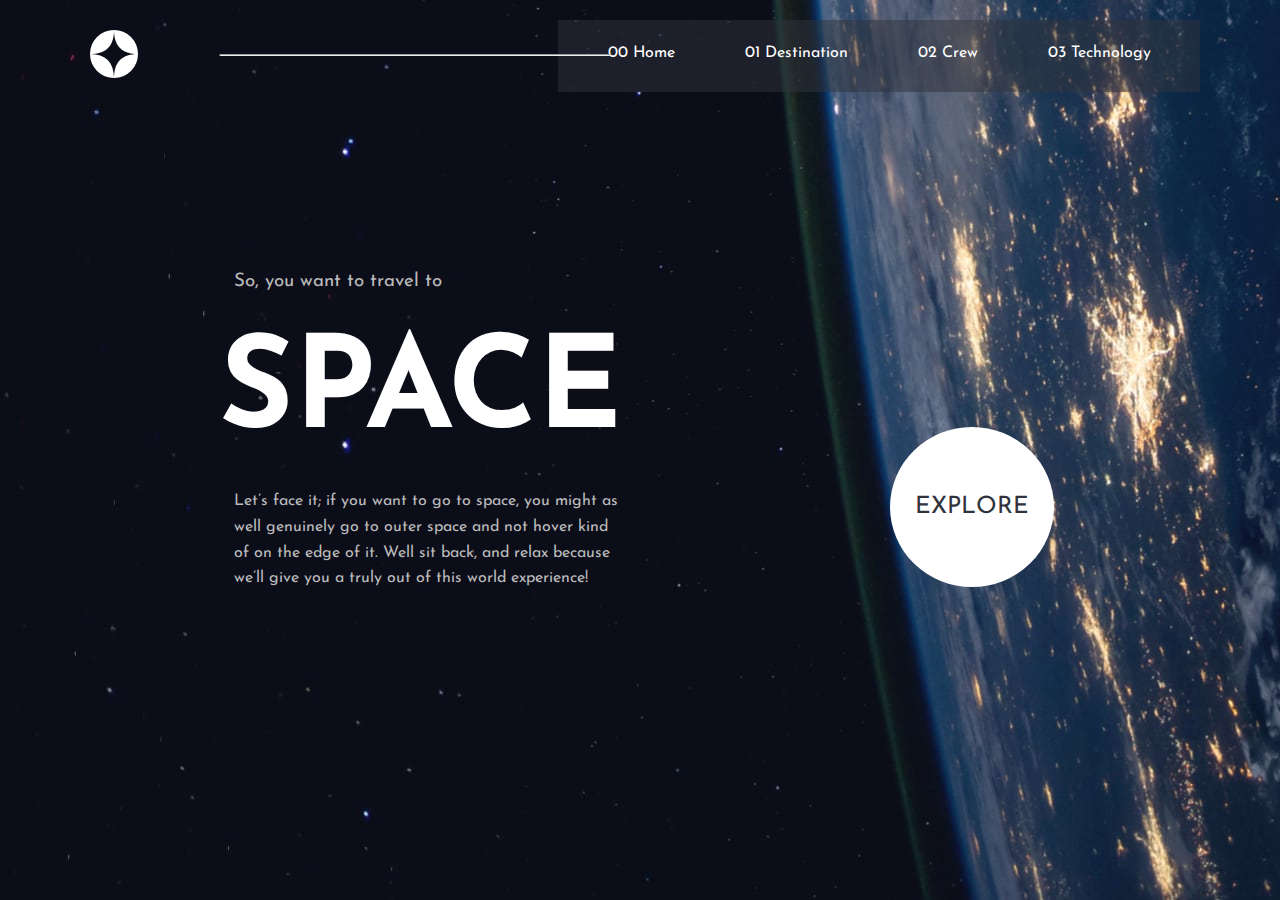
<file: starter-code/index.html>
<!DOCTYPE html>
<html lang="en">
<head>
  <meta charset="UTF-8">
  <meta name="viewport" content="width=device-width, initial-scale=1.0">

  <link rel="icon" type="image/png" sizes="32x32" href="./assets/favicon-32x32.png">
  <link rel="stylesheet" href="CSS/index.css" />
  <link rel="preconnect" href="https://fonts.gstatic.com" crossorigin>
  <link href="https://fonts.googleapis.com/css2?family=Josefin+Sans&display=swap" rel="stylesheet">

  <title>Frontend Mentor | Space tourism website</title>
</head>
<body>

  <nav class="navbar">
    <div class="logo">
      <img src="./assets/shared/logo.svg" alt="Logo" />
      <hr />
    </div>
    <div class="mobile-nav">
      <img src="./assets/shared/icon-hamburger.svg" alt="">
    </div>
    <ul class="list">
      <li><a href="index.html">00 Home</a></li>
      <li><a href="./destination-mars.html">01 Destination</a></li>
      <li><a href="./crew-commander.html">02 Crew</a></li>
      <li><a href="./technology-capsule.html">03 Technology</a></li>
    </ul>
  </nav>

  <div class="container">
    <section class="space">
      <h3>
        So, you want to travel to
      </h3>
      <h1>
        Space
      </h1>
      <article>
        Let’s face it; if you want to go to space, you might as well genuinely go to
        outer space and not hover kind of on the edge of it. Well sit back, and relax
        because we’ll give you a truly out of this world experience!
      </article>
    </section>

    <section class="explore">
      <div class="link">
        <a href="#">Explore</a>
      </div>
    </section>
  </div>

  <script src="./JS/index.js"></script>
</body>
</html>
</file>
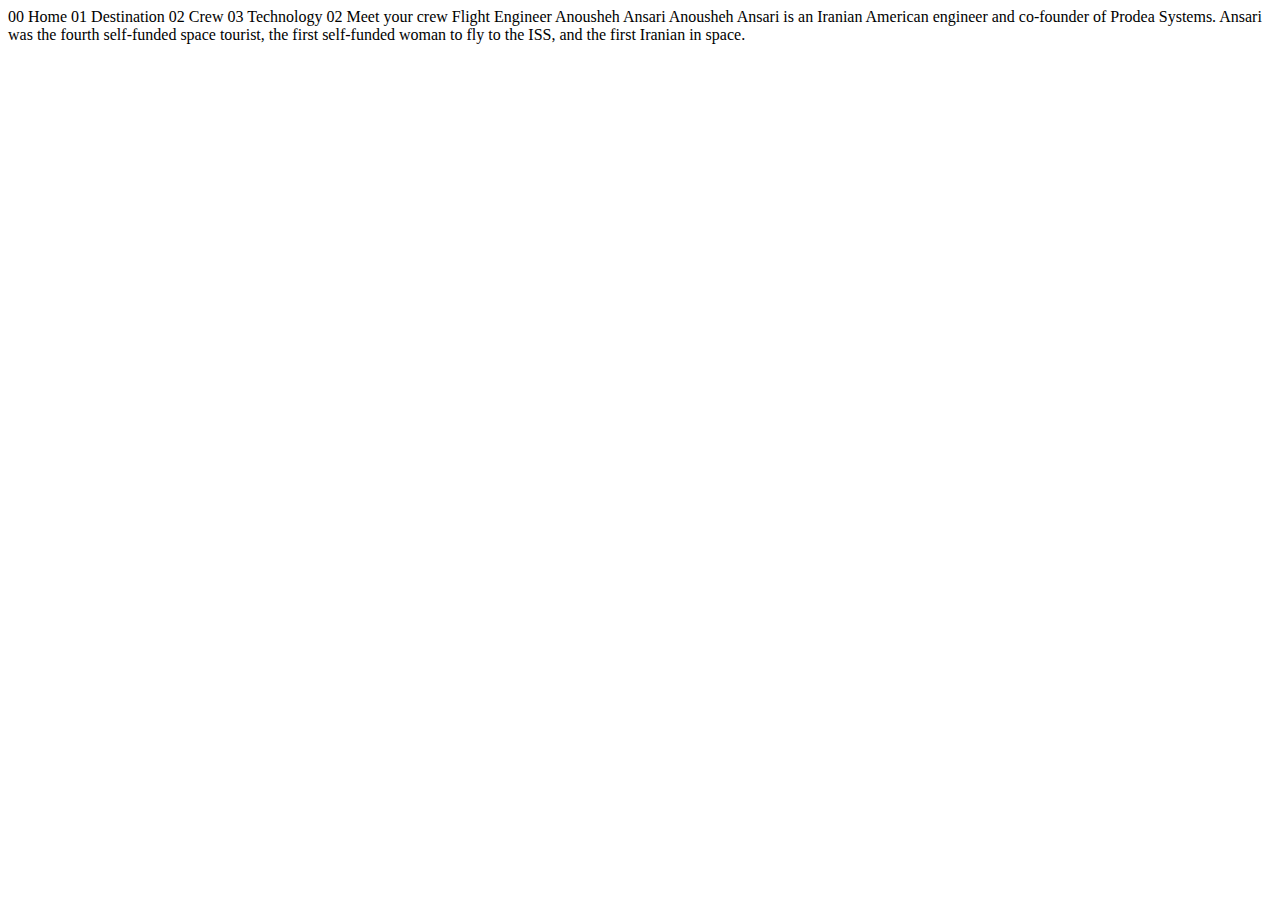
<file: starter-code/crew-engineer.html>
<!DOCTYPE html>
<html lang="en">
<head>
  <meta charset="UTF-8">
  <meta name="viewport" content="width=device-width, initial-scale=1.0">

  <link rel="icon" type="image/png" sizes="32x32" href="./assets/favicon-32x32.png">
  
  <title>Frontend Mentor | Space tourism website</title>
</head>
<body>

  00 Home
  01 Destination
  02 Crew
  03 Technology

  02 Meet your crew

  Flight Engineer
  Anousheh Ansari

  Anousheh Ansari is an Iranian American engineer and co-founder of Prodea Systems. 
  Ansari was the fourth self-funded space tourist, the first self-funded woman to 
  fly to the ISS, and the first Iranian in space. 
</body>
</html>
</file>
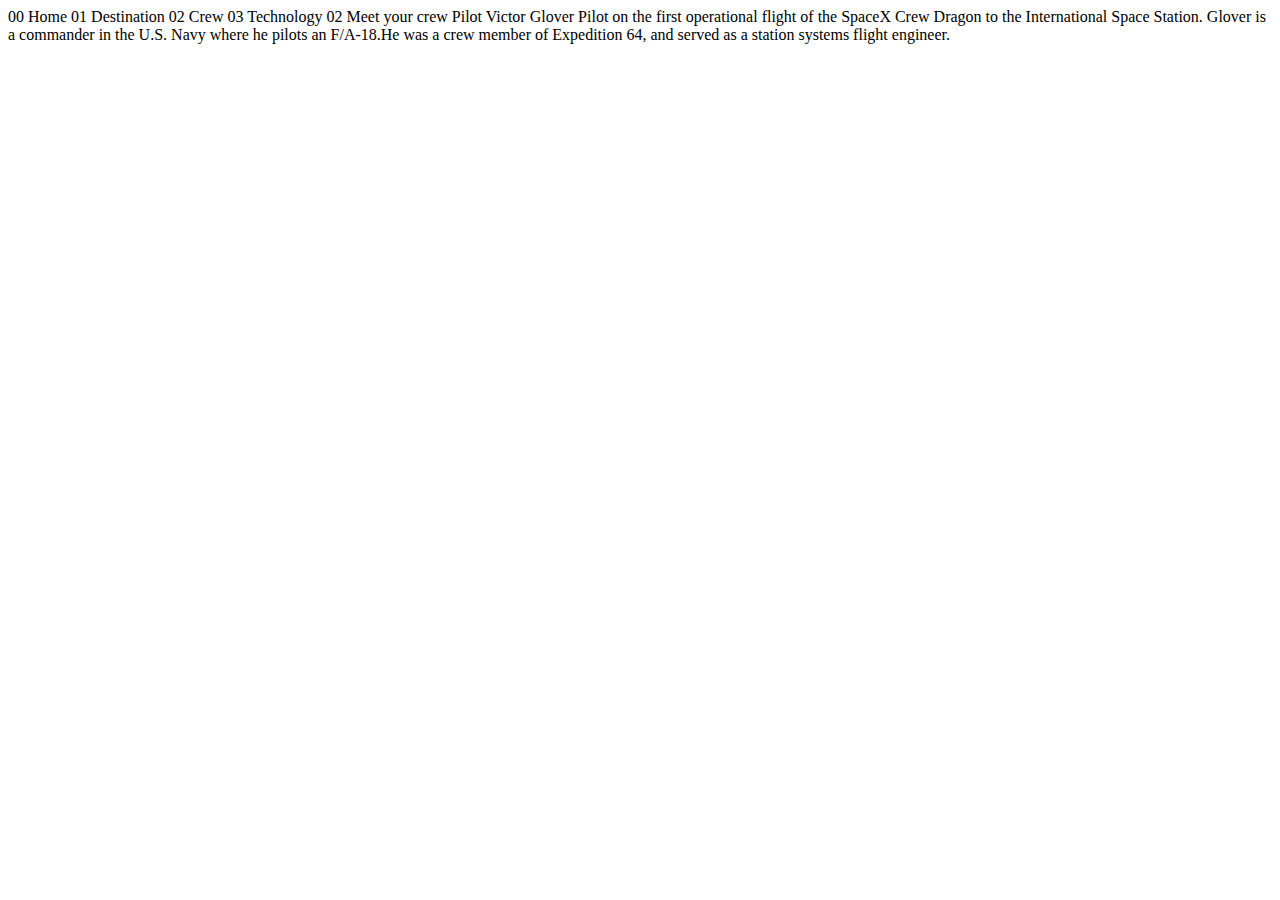
<file: starter-code/crew-pilot.html>
<!DOCTYPE html>
<html lang="en">
<head>
  <meta charset="UTF-8">
  <meta name="viewport" content="width=device-width, initial-scale=1.0">

  <link rel="icon" type="image/png" sizes="32x32" href="./assets/favicon-32x32.png">
  
  <title>Frontend Mentor | Space tourism website</title>
</head>
<body>

  00 Home
  01 Destination
  02 Crew
  03 Technology

  02 Meet your crew

  Pilot
  Victor Glover

  Pilot on the first operational flight of the SpaceX Crew Dragon to the 
  International Space Station. Glover is a commander in the U.S. Navy where 
  he pilots an F/A-18.He was a crew member of Expedition 64, and served as a 
  station systems flight engineer. 
</body>
</html>
</file>
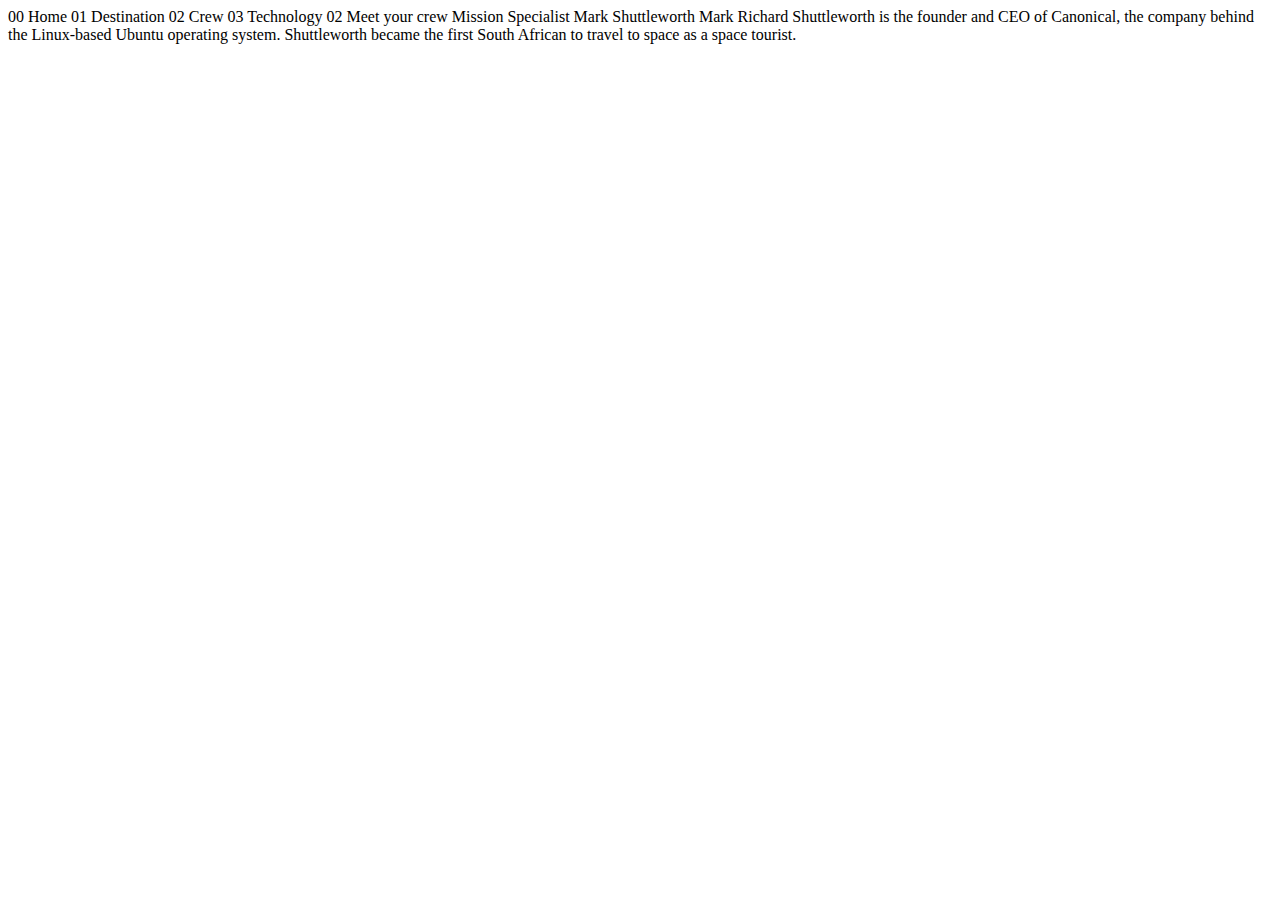
<file: starter-code/crew-specialist.html>
<!DOCTYPE html>
<html lang="en">
<head>
  <meta charset="UTF-8">
  <meta name="viewport" content="width=device-width, initial-scale=1.0">

  <link rel="icon" type="image/png" sizes="32x32" href="./assets/favicon-32x32.png">
  
  <title>Frontend Mentor | Space tourism website</title>
</head>
<body>

  00 Home
  01 Destination
  02 Crew
  03 Technology

  02 Meet your crew

  Mission Specialist
  Mark Shuttleworth

  Mark Richard Shuttleworth is the founder and CEO of Canonical, the company behind 
  the Linux-based Ubuntu operating system. Shuttleworth became the first South 
  African to travel to space as a space tourist.
</body>
</html>
</file>
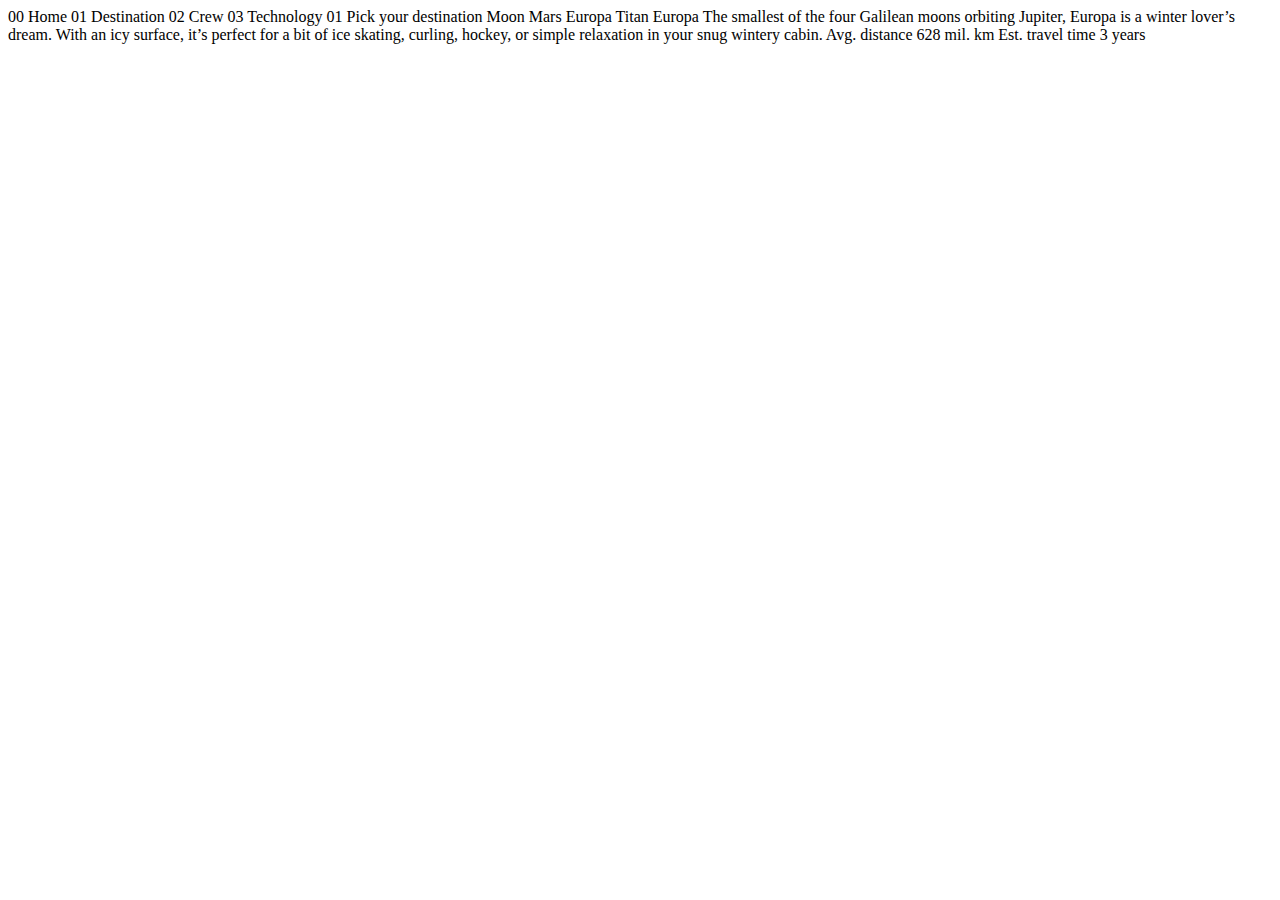
<file: starter-code/destination-europa.html>
<!DOCTYPE html>
<html lang="en">
<head>
  <meta charset="UTF-8">
  <meta name="viewport" content="width=device-width, initial-scale=1.0">

  <link rel="icon" type="image/png" sizes="32x32" href="./assets/favicon-32x32.png">
  
  <title>Frontend Mentor | Space tourism website</title>
</head>
<body>

  00 Home
  01 Destination
  02 Crew
  03 Technology

  01 Pick your destination

  Moon
  Mars
  Europa
  Titan

  Europa

  The smallest of the four Galilean moons orbiting Jupiter, Europa is a 
  winter lover’s dream. With an icy surface, it’s perfect for a bit of 
  ice skating, curling, hockey, or simple relaxation in your snug 
  wintery cabin.

  Avg. distance
  628 mil. km

  Est. travel time
  3 years
</body>
</html>
</file>
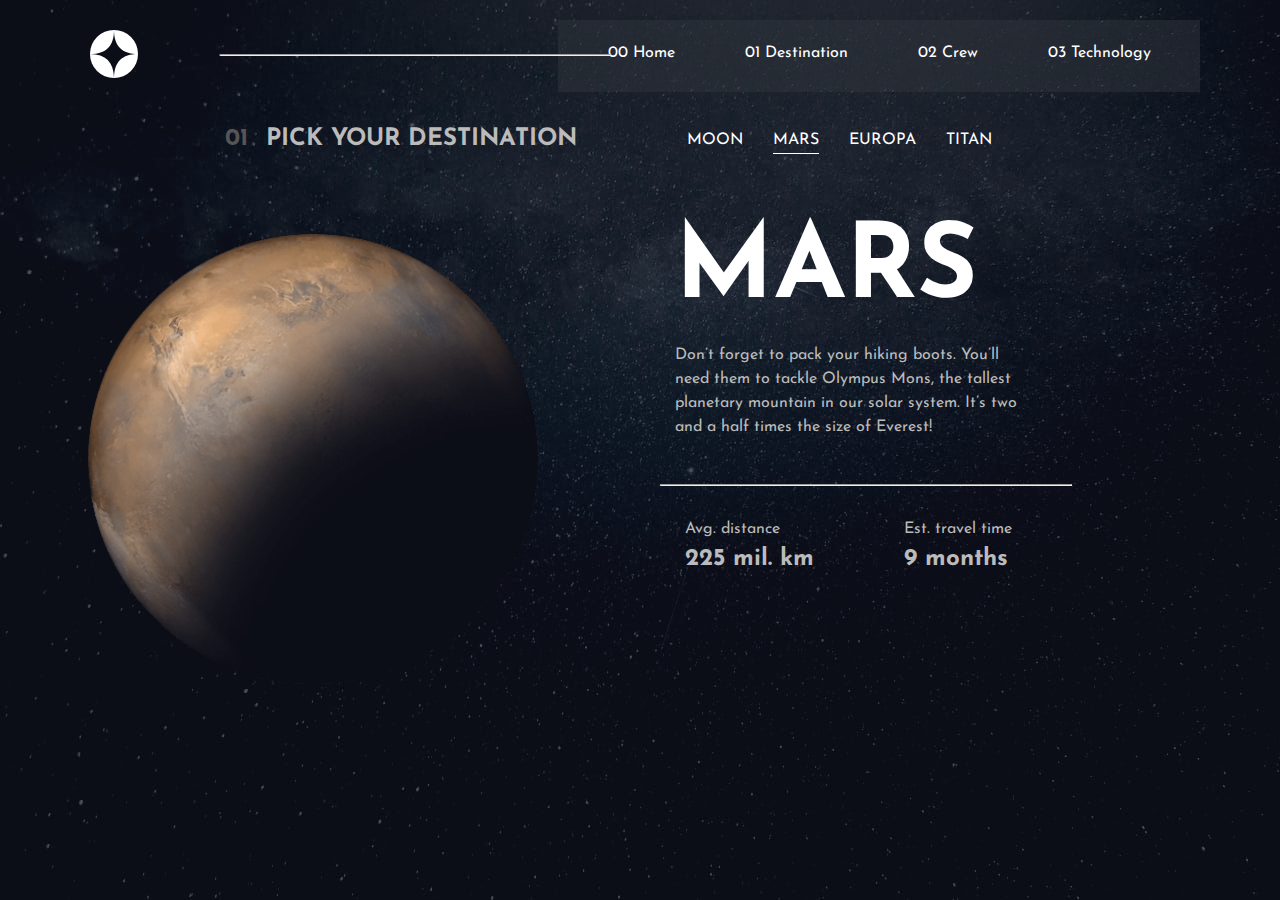
<file: starter-code/destination-mars.html>
<!DOCTYPE html>
<html lang="en">
<head>
  <meta charset="UTF-8">
  <meta name="viewport" content="width=device-width, initial-scale=1.0">

  <link rel="icon" type="image/png" sizes="32x32" href="./assets/favicon-32x32.png">
  <link rel="stylesheet" href="./CSS/destination.css" />
  <link rel="preconnect" href="https://fonts.gstatic.com" crossorigin>
  <link href="https://fonts.googleapis.com/css2?family=Josefin+Sans&display=swap" rel="stylesheet">
  
  <title>Frontend Mentor | Space tourism website</title>
</head>
<body>

  <nav class="navbar">
    <div class="logo">
      <img src="./assets/shared/logo.svg" alt="Logo" />
      <hr />
    </div>
    <div class="mobile-nav">
      <img src="./assets/shared/icon-hamburger.svg" alt="">
    </div>
    <ul class="list">
      <li><a href="index.html">00 Home</a></li>
      <li><a href="./destination-mars.html">01 Destination</a></li>
      <li><a href="./crew-commander.html">02 Crew</a></li>
      <li><a href="./technology-capsule.html">03 Technology</a></li>
    </ul>
  </nav>

  <div class="container">
    <header class="pick">
    <h2><span>01</span> Pick your destination</h2>
  </header>
  <section class="pick-list">
    <ul class="plants">
      <li><a href="#moon" class="moon">Moon</a></li>
      <li class="active"><a href="#mars" class="mars">Mars</a></li>
      <li><a href="#europa" class="europa">Europa</a></li>
      <li><a href="#titan" class="titan">Titan</a></li>
    </ul>
  </section>
  </div>

  <section class="info-plants">
    <div id="mars" class="container pln mars">
      <div class="image">
        <img src="./assets/destination/image-mars.png" alt="">
      </div>
      <div class="content">

        <section class="mars">
          <header>
          <h1>
            MARS
          </h1>
        </header>
        <article>
          Don’t forget to pack your hiking boots. You’ll need them to tackle Olympus Mons,
          the tallest planetary mountain in our solar system. It’s two and a half times
          the size of Everest!
        </article>
        <hr />
        <section class="info">
          <div class="km">
            <p>Avg. distance</p>
            <h2>225 mil. km</h2>
          </div>
          <div class="dis">
            <p>Est. travel time</p>
            <h2>9 months</h2>
          </div>
        </section>
        </section>
        
      </div>
    </div>

    <div id="moon" class="container pln moon off">
      <div class="image">
        <img src="./assets/destination/image-moon.png" alt="">
      </div>
      <div class="content">
    
        <section class="moon">
          <header>
            <h1>
              MOON
            </h1>
          </header>
          <article>
            See our planet as you’ve never seen it before. A perfect relaxing trip away to help
            regain perspective and come back refreshed. While you’re there, take in some history
            by visiting the Luna 2 and Apollo 11 landing sites.
          </article>
          <hr />
          <section class="info">
            <div class="km">
              <p>Avg. distance</p>
              <h2>384,400 km</h2>
            </div>
            <div class="dis">
              <p>Est. travel time</p>
              <h2>3 days</h2>
            </div>
          </section>
        </section>
    
      </div>
    </div>

    <div id="europa" class="container pln europa off">
      <div class="image">
        <img src="./assets/destination/image-europa.png" alt="">
      </div>
      <div class="content">
    
        <section class="europa">
          <header>
            <h1>
              EUROPA
            </h1>
          </header>
          <article>
            The smallest of the four Galilean moons orbiting Jupiter, Europa is a
            winter lover’s dream. With an icy surface, it’s perfect for a bit of
            ice skating, curling, hockey, or simple relaxation in your snug
            wintery cabin.
          </article>
          <hr />
          <section class="info">
            <div class="km">
              <p>Avg. distance</p>
              <h2>628 mil. km</h2>
            </div>
            <div class="dis">
              <p>Est. travel time</p>
              <h2>3 years</h2>
            </div>
          </section>
        </section>
    
      </div>
    </div>

    <div id="titan" class="container pln titan off">
      <div class="image">
        <img src="./assets/destination/image-titan.png" alt="">
      </div>
      <div class="content">
    
        <section class="titan">
          <header>
            <h1>
              TITAN
            </h1>
          </header>
          <article>
            The only moon known to have a dense atmosphere other than Earth, Titan
            is a home away from home (just a few hundred degrees colder!). As a
            bonus, you get striking views of the Rings of Saturn.
          </article>
          <hr />
          <section class="info">
            <div class="km">
              <p>Avg. distance</p>
              <h2>1.6 bil. km</h2>
            </div>
            <div class="dis">
              <p>Est. travel time</p>
              <h2>7 years</h2>
            </div>
          </section>
        </section>
    
      </div>
    </div>
  </section>

  <script src="./JS/destination.js"></script>
</body>
</html>
</file>
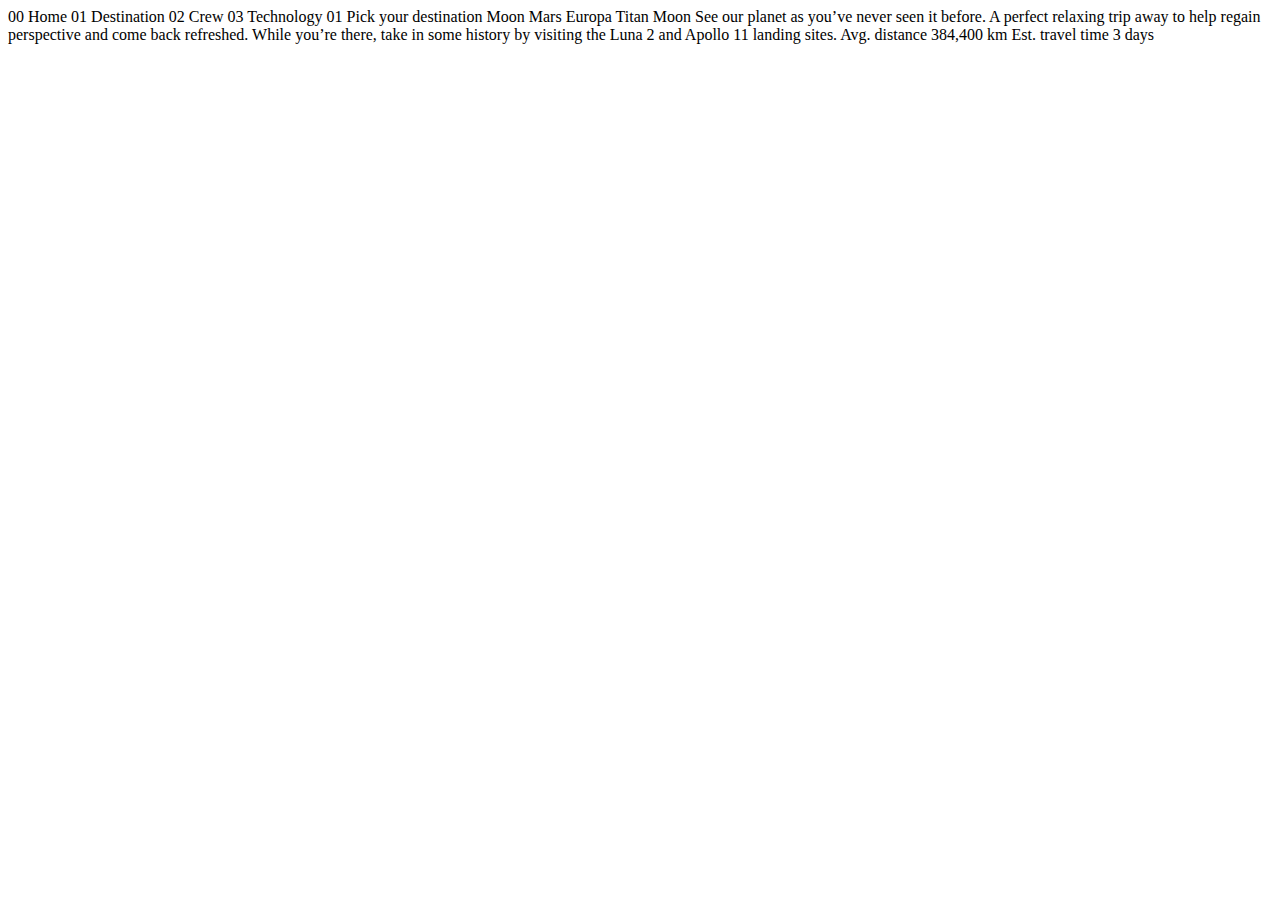
<file: starter-code/destination-moon.html>
<!DOCTYPE html>
<html lang="en">
<head>
  <meta charset="UTF-8">
  <meta name="viewport" content="width=device-width, initial-scale=1.0">

  <link rel="icon" type="image/png" sizes="32x32" href="./assets/favicon-32x32.png">
  
  <title>Frontend Mentor | Space tourism website</title>
</head>
<body>

  00 Home
  01 Destination
  02 Crew
  03 Technology

  01 Pick your destination

  Moon
  Mars
  Europa
  Titan

  Moon

  See our planet as you’ve never seen it before. A perfect relaxing trip away to help 
  regain perspective and come back refreshed. While you’re there, take in some history 
  by visiting the Luna 2 and Apollo 11 landing sites.

  Avg. distance
  384,400 km

  Est. travel time
  3 days
</body>
</html>
</file>
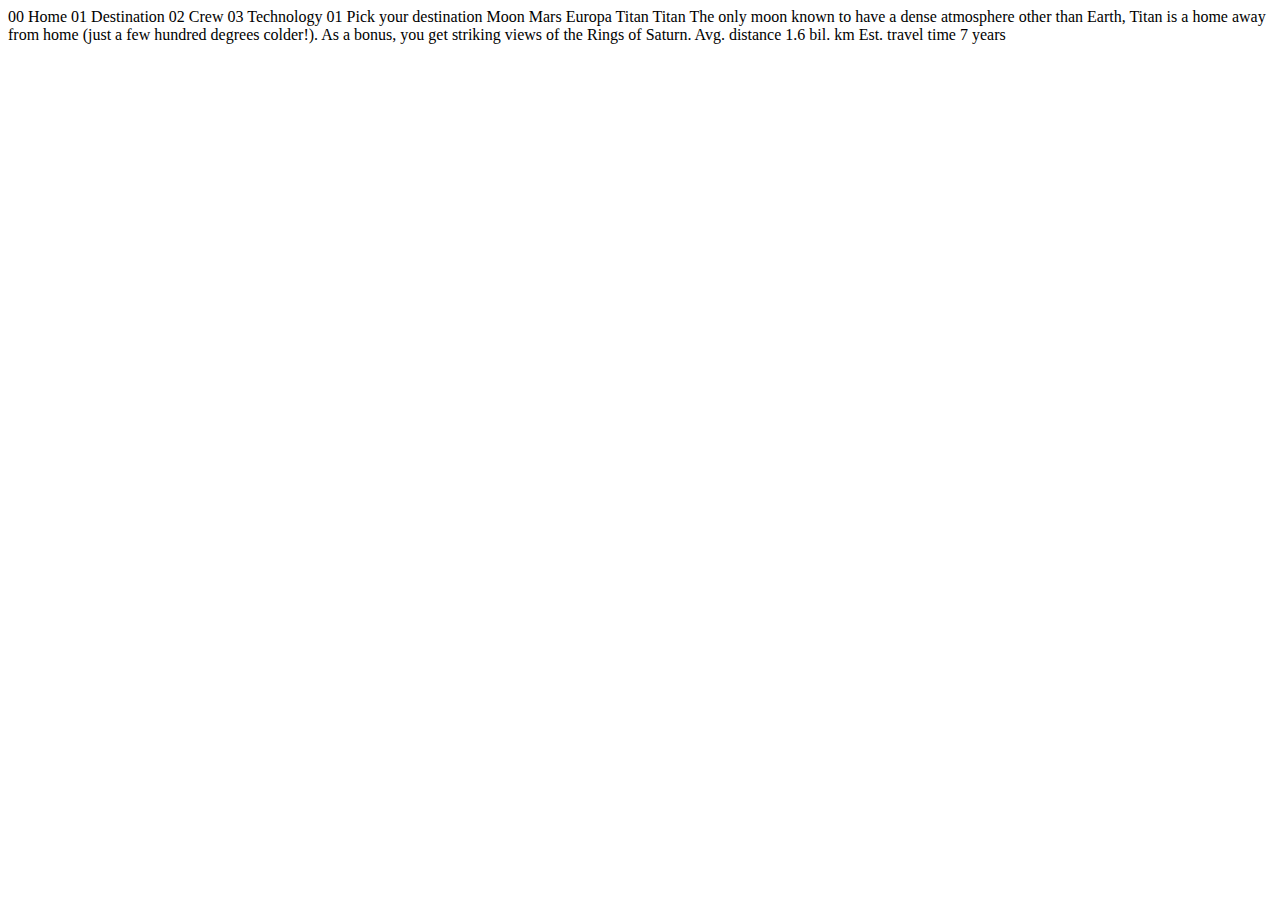
<file: starter-code/destination-titan.html>
<!DOCTYPE html>
<html lang="en">
<head>
  <meta charset="UTF-8">
  <meta name="viewport" content="width=device-width, initial-scale=1.0">

  <link rel="icon" type="image/png" sizes="32x32" href="./assets/favicon-32x32.png">
  
  <title>Frontend Mentor | Space tourism website</title>
</head>
<body>

  00 Home
  01 Destination
  02 Crew
  03 Technology

  01 Pick your destination

  Moon
  Mars
  Europa
  Titan

  Titan

  The only moon known to have a dense atmosphere other than Earth, Titan 
  is a home away from home (just a few hundred degrees colder!). As a 
  bonus, you get striking views of the Rings of Saturn.

  Avg. distance
  1.6 bil. km

  Est. travel time
  7 years
</body>
</html>
</file>
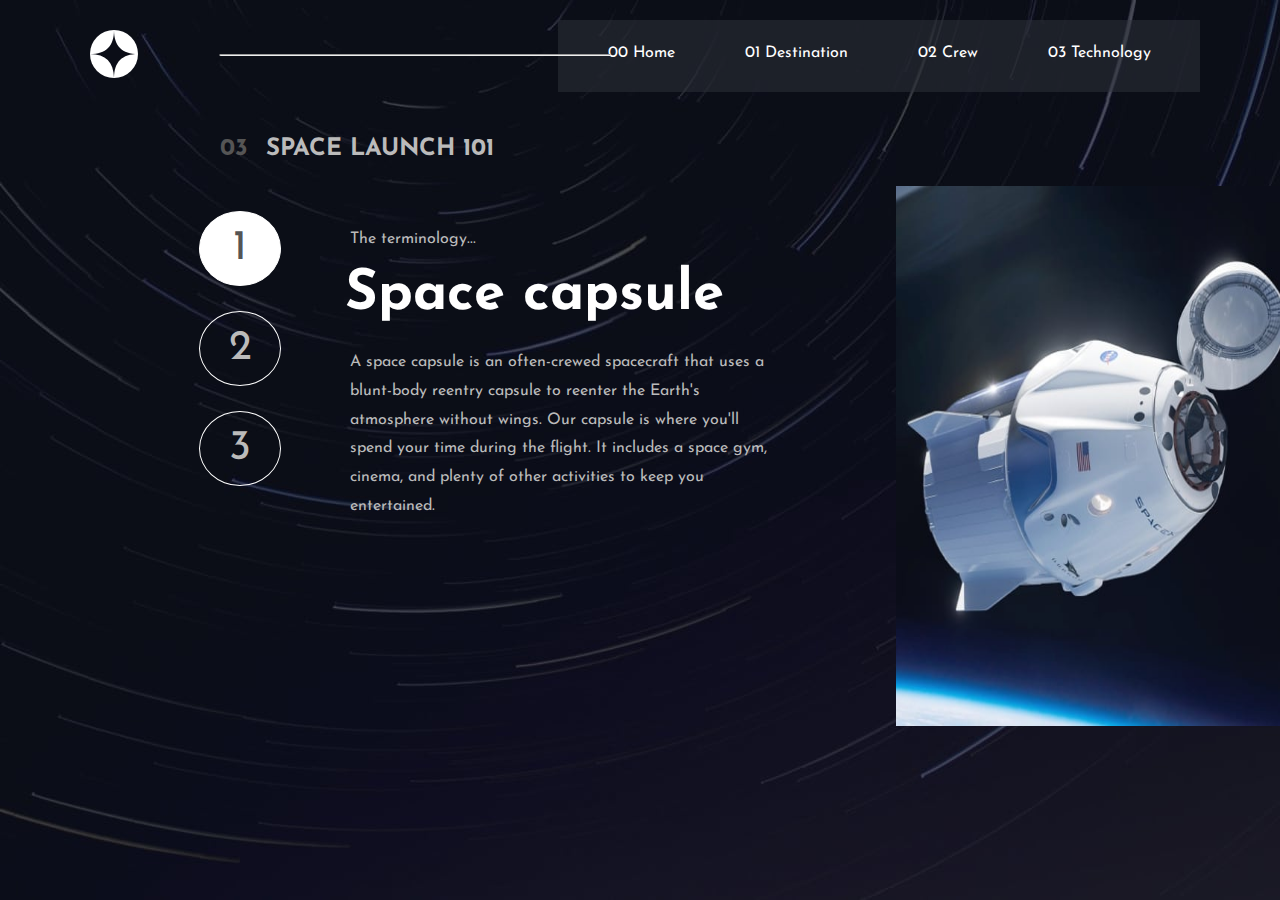
<file: starter-code/technology-capsule.html>
<!DOCTYPE html>
<html lang="en">
<head>
  <meta charset="UTF-8">
  <meta name="viewport" content="width=device-width, initial-scale=1.0">

  <link rel="icon" type="image/png" sizes="32x32" href="./assets/favicon-32x32.png">
  <link rel="stylesheet" href="./CSS/technology.css" />
  <link rel="preconnect" href="https://fonts.googleapis.com">
  <link rel="preconnect" href="https://fonts.gstatic.com" crossorigin>
  <link href="https://fonts.googleapis.com/css2?family=Josefin+Sans&display=swap" rel="stylesheet">
  
  <title>Frontend Mentor | Space tourism website</title>
</head>
<body>

  <nav class="navbar">
    <div class="logo">
      <img src="./assets/shared/logo.svg" alt="Logo" />
      <hr />
    </div>
    <div class="mobile-nav">
      <img src="./assets/shared/icon-hamburger.svg" alt="">
    </div>
    <ul class="list">
      <li><a href="index.html">00 Home</a></li>
      <li><a href="./destination-mars.html">01 Destination</a></li>
      <li><a href="./crew-commander.html">02 Crew</a></li>
      <li><a href="./technology-capsule.html">03 Technology</a></li>
    </ul>
  </nav>

  <header class="space">
    <h2><span>03</span> Space launch 101</h2>
  </header>

  <div class="page">

    <div class="pick-tech">
      <ul>
        <li class="capsule active">1</li>
        <li class="spaceport">2</li>
        <li class="launch">3</li>
      </ul>
    </div>
    
    <div class="paper">
    
      <div class="container tech capsule">
        <div class="contint">
          <header>
            <p>The terminology...</p>
            <h1>Space capsule</h1>
          </header>
          <article>
            A space capsule is an often-crewed spacecraft that uses a blunt-body reentry
            capsule to reenter the Earth's atmosphere without wings. Our capsule is where
            you'll spend your time during the flight. It includes a space gym, cinema,
            and plenty of other activities to keep you entertained.
          </article>
        </div>
        <div class="image">
          <img src="./assets/technology/image-space-capsule-portrait.jpg" alt="">
        </div>
      </div>

      <div class="container tech spaceport off">
        <div class="contint">
          <header>
            <p>The terminology...</p>
            <h1>Spaceport</h1>
          </header>
          <article>
            A spaceport or cosmodrome is a site for launching (or receiving) spacecraft,
            by analogy to the seaport for ships or airport for aircraft. Based in the
            famous Cape Canaveral, our spaceport is ideally situated to take advantage
            of the Earth’s rotation for launch.
          </article>
        </div>
        <div class="image">
          <img src="./assets/technology/image-spaceport-portrait.jpg" alt="">
        </div>
      </div>

      <div class="container tech launch off">
        <div class="contint">
          <header>
            <p>The terminology...</p>
            <h1>Launch vehicle</h1>
          </header>
          <article>
            A launch vehicle or carrier rocket is a rocket-propelled vehicle used to carry a
            payload from Earth's surface to space, usually to Earth orbit or beyond. Our
            WEB-X carrier rocket is the most powerful in operation. Standing 150 metres tall,
            it's quite an awe-inspiring sight on the launch pad!
          </article>
        </div>
        <div class="image">
          <img src="./assets/technology/image-launch-vehicle-portrait.jpg" alt="">
        </div>
      </div>
    
    </div>


  </div>

  <script src="./JS/technology.js"></script>
</body>
</html>
</file>
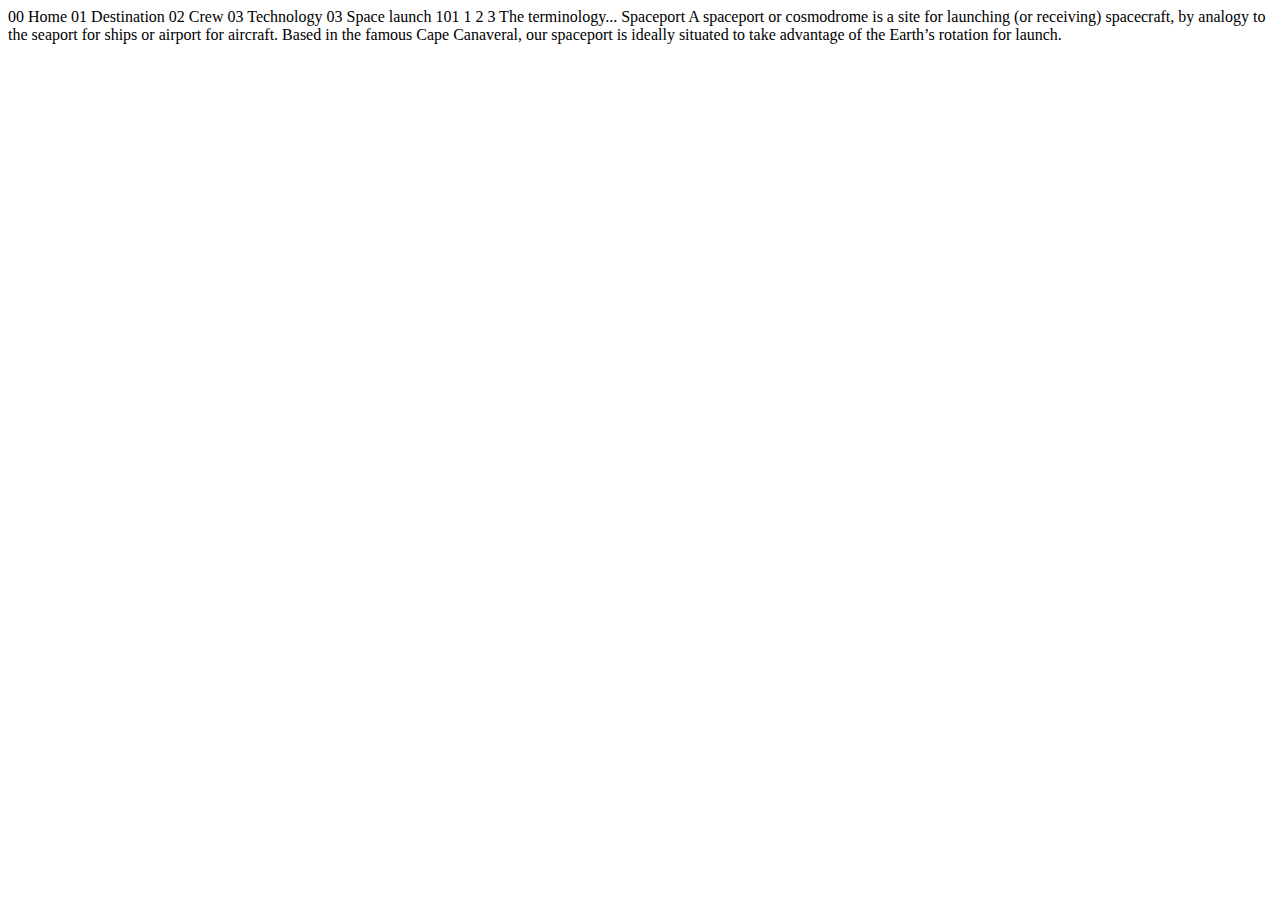
<file: starter-code/technology-spaceport.html>
<!DOCTYPE html>
<html lang="en">
<head>
  <meta charset="UTF-8">
  <meta name="viewport" content="width=device-width, initial-scale=1.0">

  <link rel="icon" type="image/png" sizes="32x32" href="./assets/favicon-32x32.png">
  
  <title>Frontend Mentor | Space tourism website</title>
</head>
<body>

  00 Home
  01 Destination
  02 Crew
  03 Technology

  03 Space launch 101

  1
  2
  3

  The terminology...
  Spaceport

  A spaceport or cosmodrome is a site for launching (or receiving) spacecraft, 
  by analogy to the seaport for ships or airport for aircraft. Based in the 
  famous Cape Canaveral, our spaceport is ideally situated to take advantage 
  of the Earth’s rotation for launch.
</body>
</html>
</file>
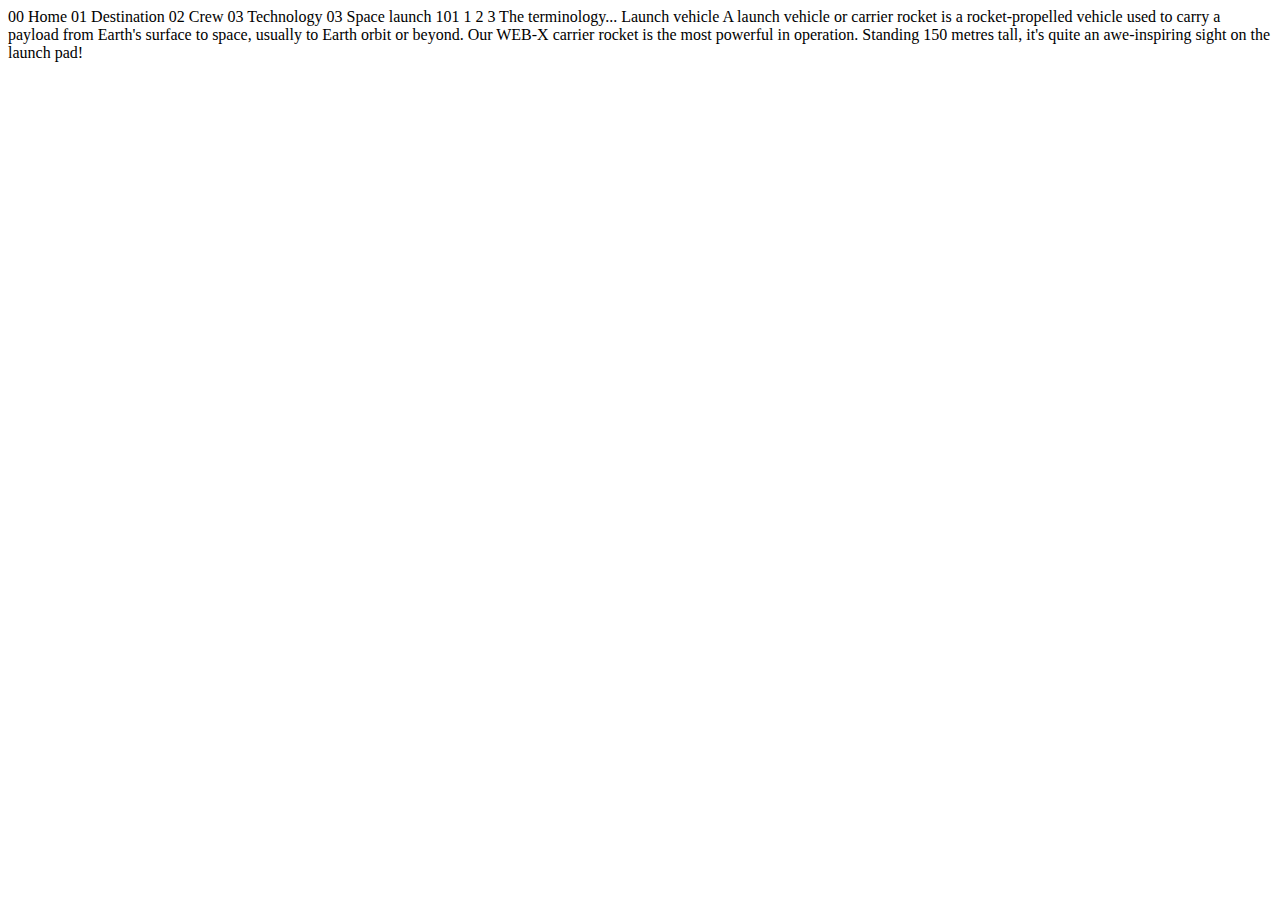
<file: starter-code/technology-vehicle.html>
<!DOCTYPE html>
<html lang="en">
<head>
  <meta charset="UTF-8">
  <meta name="viewport" content="width=device-width, initial-scale=1.0">

  <link rel="icon" type="image/png" sizes="32x32" href="./assets/favicon-32x32.png">
  
  <title>Frontend Mentor | Space tourism website</title>
</head>
<body>

  00 Home
  01 Destination
  02 Crew
  03 Technology

  03 Space launch 101

  1
  2
  3

  The terminology...
  Launch vehicle

  A launch vehicle or carrier rocket is a rocket-propelled vehicle used to carry a 
  payload from Earth's surface to space, usually to Earth orbit or beyond. Our 
  WEB-X carrier rocket is the most powerful in operation. Standing 150 metres tall, 
  it's quite an awe-inspiring sight on the launch pad!
</body>
</html>
</file>
<file: starter-code/CSS/index.css>
* {
    margin: 0;
    padding: 0;
}

body {
    background-image: url(../assets/home/background-home-desktop.jpg);
    color: #bbb;
    min-height: 100vh;
    font-family: 'Josefin Sans', sans-serif;
}

.navbar {
    padding: 20px 80px;
    display: flex;
}

.navbar .logo {
    width: 50%;
    padding: 10px;
}

.navbar .logo hr {
    display: inline-block;
    width: 85%;
    position: relative;
    top: -42%;
    left: 85%;
    transform: translate(-80%, 0);
    color: rgba(48, 51, 59, 0.5);
}

.navbar .list {
    width: 70%;
    display: flex;
    flex-direction: row;
    justify-content: center;
    text-align: center;
    list-style: none;
    background-color: rgba(48, 51, 59, 0.5);
}

.navbar .list li {
    padding: 25px;
    margin: 0px 10px 0;
}

.navbar .list li:hover {
    border-bottom: 1px solid #fff;
}

.navbar .list li a {
    color: #fff;
    text-decoration: none;
    margin: 15px auto;
}

.mobile-nav {
    display: none;
}

@media (min-width: 375px) and (max-width: 992px) {
    body {
        background-image: url(../assets/home/background-home-mobile.jpg);
        background-size: cover;
    }
    .mobile-nav {
        display: block;
        padding: 20px;
    }
    .navbar {
        padding: 30px 20px;
        justify-content: space-around;
    }
    .navbar .list {
        display: none;
        background-color: rgba(48, 51, 59, 1);
    }
    .navbar .logo hr {
        display: none;
    }
}

.container {
    display: flex;
}

.container .space {
    width: 50%;
    min-height: 50vh;
    display: flex;
    flex-direction: column;
    justify-content: center;
    text-align: left;
    padding: 40px 0 0 100px;
    position: relative;
    left: 109px;
    top: 50px;
}

.container .space h1 {
    text-transform: uppercase;
    font-size: 8rem;
    margin: 30px 10px;
    color: #fff;
}

.container .space h3 {
    margin: 10px 25px;
    font-weight: normal;
}

.container .space article {
    margin: 0 25px;
    line-height: 1.6;
    width: 60%;
}

.explore {
    display: flex;
    flex-direction: column;
    justify-content: center;
    text-align: center;
    position: relative;
    top: 150px;
    left: 150px;
}

.explore .link {
    background-color: #fff;
    padding: 68px 25px;
    border-radius: 50%;
}

.explore .link a {
    text-decoration: none;
    text-transform: uppercase;
    color: rgba(48, 51, 59, 1);
    font-size: 1.5rem;
}

@media (min-width: 375px) and (max-width: 992px) {
    .container {
        flex-direction: column;
        justify-content: center;
        text-align: center;
    }

    .container .space {
        width: 100%;
        text-align: center;
        left: 0;
        padding: 0;
    }

    .container .space h1 {
        font-size: 4rem;
        margin: 20px 5px;
    }

    .container .space article {
        margin: 0;
        width: 80%;
        margin: 5px auto;
        padding: 20px;
    }

    .container .explore {
        top: 0;
        left: 0;
    }

    .container .explore .link {
        padding: 65px 15px;
        width: 30%;
        margin: 30px auto;
    }

    .container .explore .link a {
        font-size: 1rem;
    }
}
</file>
<file: starter-code/CSS/destination.css>
* {
    margin: 0;
    padding: 0;
}

body {
    background-image: url(../assets/destination/background-destination-desktop.jpg);
    background-repeat: no-repeat;
    color: #bbb;
    min-height: 100vh;
    font-family: 'Josefin Sans', sans-serif;
}

span {
    color: #555;
    margin-right: 10px;
}

.navbar {
    padding: 20px 80px;
    display: flex;
}

.navbar .logo {
    width: 50%;
    padding: 10px;
}

.navbar .logo hr {
    display: inline-block;
    width: 85%;
    position: relative;
    top: -42%;
    left: 85%;
    transform: translate(-80%, 0);
    color: rgba(48, 51, 59, 0.5);
}

.navbar .list {
    width: 70%;
    display: flex;
    flex-direction: row;
    justify-content: center;
    text-align: center;
    list-style: none;
    background-color: rgba(48, 51, 59, 0.5);
}

.navbar .list li {
    padding: 25px;
    margin: 0px 10px 0;
}

.navbar .list li:hover {
    border-bottom: 1px solid #fff;
}

.navbar .list li a {
    color: #fff;
    text-decoration: none;
    margin: 15px auto;
}

.mobile-nav {
    display: none;
}

@media (min-width: 375px) and (max-width: 992px) {
    body {
        background-image: url(../assets/destination/background-destination-mobile.jpg);
        background-size: cover;
        height: auto;
    }
    .mobile-nav {
        display: block;
        padding: 20px;
    }
    .navbar {
        padding: 30px 20px;
        justify-content: space-around;
    }
    .navbar .list {
        display: none;
        background-color: rgba(48, 51, 59, 1);
    }
    .navbar .logo hr {
        display: none;
    }
}

.pick {
    margin: 0px 35px;
    position: relative;
    width: 47%;
}

.pick h2 {
    text-transform: uppercase;
    margin: 15px 0 15px 190px;
}

.container {
    display: flex;
}

.container .image {
    width: 50%;
    text-align: center;
    padding: 20px;
    margin: 45px 0;
    height: 50vh;
}

.container .image img {
    height: 100%;
}

.content {
    width: 50%;
    margin: 35px;
}

.active {
    border-bottom: 1px solid #fff;
}

.on {
    display: block;
}

.off {
    display: none;
}

.pick-list ul {
    display: flex;
    flex-direction: row;
    justify-content: flex-start;
    list-style: none;
    text-transform: uppercase;
}

.pick-list .plants li {
    margin: 15px;
    padding: 5px 0;
}

.pick-list .plants li a {
    color: #fff;
    text-decoration: none;
}

.pick-list .plants li:hover {
    border-bottom: 1px solid #fff;
}

.content header {
    text-align: left;
    margin: 15px;
}

.content header h1 {
    font-size: 6.5rem;
    color: #fff;
}

.content article {
    width: 62%;
    margin: 20px 15px 45px;
    line-height: 1.5;
}

.content hr {
    width: 70%;
}

.content .info {
    display: flex;
}

.content .info .km {
    margin: 25px 25px;
}

.content .info .dis {
    margin: 25px 65px;
}

.content .info p {
    margin: 10px 0;
}

@media (min-width: 375px) and (max-width: 992px) {
    .container {
        flex-direction: column;
        text-align: center;
        justify-content: center;
    }
    .pick {
        width: 100%;
        margin: 15px auto;
        text-align: center;
        padding: 0;
        font-size: 0.75rem;
    }
    .pick h2 {
        margin: 0;
    }
    .container .image {
        width: 80%;
        margin: 10px auto;
        padding: 35px;
        height: auto;
    }
    .container .image img {
        width: 100%;
    }
    .content {
        width: 100%;
        margin: 15px 0;
    }
    .content header {
        text-align: center;
        margin: 65px auto 0;
        width: 100%;
    }
    .content header h1 {
        font-size: 4rem;
        margin: 45px auto 15px;
    }
    .content article {
        width: 80%;
        margin: 25px auto;
    }
    .content hr {
        margin: 15px auto;
    }
    .content .info {
        margin: 10px auto;
        width: 100%;
        justify-content: space-evenly;
    }
    .content .info .km,
    .content .info .dis {
        margin: 10px;
        text-align: center;
    }
    .pick-list ul {
        width: 100%;
        margin: 10px auto;
        justify-content: space-evenly;
        position: absolute;
        bottom: 22%;
    }
}
</file>
<file: starter-code/CSS/technology.css>
* {
    margin: 0;
    padding: 0;
}

body {
    background-image: url(../assets/technology/background-technology-desktop.jpg);
    background-repeat: no-repeat;
    background-position: bottom;
    color: #bbb;
    height: 100vh;
    font-family: 'Josefin Sans', sans-serif;
}

.navbar {
    padding: 20px 80px;
    display: flex;
}

.navbar .logo {
    width: 50%;
    padding: 10px;
}

.navbar .logo hr {
    display: inline-block;
    width: 85%;
    position: relative;
    top: -42%;
    left: 85%;
    transform: translate(-80%, 0);
    color: rgba(48, 51, 59, 0.5);
}

.navbar .list {
    width: 70%;
    display: flex;
    flex-direction: row;
    justify-content: center;
    text-align: center;
    list-style: none;
    background-color: rgba(48, 51, 59, 0.5);
}

.navbar .list li {
    padding: 25px;
    margin: 0px 10px 0;
}

.navbar .list li:hover {
    border-bottom: 1px solid #fff;
}

.navbar .list li a {
    color: #fff;
    text-decoration: none;
    margin: 15px auto;
}

.mobile-nav {
    display: none;
}

@media (min-width: 375px) and (max-width: 992px) {
    body {
        background-image: url(../assets/technology/background-technology-mobile.jpg);
        background-size: cover;
        height: auto;
    }
    .mobile-nav {
        display: block;
        padding: 20px;
    }
    .navbar {
        padding: 30px 20px;
        justify-content: space-around;
    }
    .navbar .list {
        display: none;
        background-color: rgba(48, 51, 59, 1);
    }
    .navbar .logo hr {
        display: none;
    }
}

.space {
    margin: 25px 220px;
    width: 30%;
    text-transform: uppercase;
}

span {
    color: #555;
    margin-right: 10px;
}

.pick-tech {
    display: inline-block;
    width: 25%;
    text-align: right;
}

.pick-tech ul {
    list-style: none;
    position: relative;
    left: 80px;
    margin: 15px;
    font-size: 42px;
    text-align: center;
}

.pick-tech ul li {
    margin: 25px auto;
    border: 1px solid #fff;
    width: 50px;
    border-radius: 50%;
    padding: 15px;
}

.pick-tech ul li:hover {
    cursor: pointer;
}

.page {
    display: flex;
}

.page .paper {
    width: 75%;
}

.container {
    display: flex;
}

.container .image {
    width: 40%;
    height: 60vh;
}

.container .image img {
    width: 100%;
    height: 100%;
}

.container .contint {
    width: 60%;
}

.contint header {
    margin: 15px;
    padding: 10px;
}

.contint header p {
    margin: 20px 5px;
}

.contint header h1 {
    color: #fff;
    font-size: 3.5rem;
}

.contint article {
    width: 75%;
    margin: 15px 30px;
    line-height: 1.8;
}

.active {
    background-color: #fff;
    color: #555;
}

.off {
    display: none;
}

@media (min-width: 375px) and (max-width: 992px) {
    .space {
        width: 100%;
        margin: 15px auto;
        text-align: center;
    }
    .page {
        flex-direction: column;
    }
    .pick-tech {
        width: 100%;
        position: absolute;
        bottom: 43%;
    }
    .pick-tech ul {
        left: 0;
        margin: 25px auto;
        font-size: 24px;
    }
    .pick-tech ul li {
        margin: 15px;
        display: inline;
        padding: 6px 12px;
    }
    .page .paper {
        width: 100%;
    }
    .container {
        flex-direction: column-reverse;
        width: 100%;
    }
    .container .image {
        width: 100%;
        height: auto;
        margin: 25px 0;
    }
    .paper .capsule .image img {
        content: url(../assets/technology/image-space-capsule-landscape.jpg);
        width: 100%;
        height: 100%;
    }
    .paper .spaceport .image img {
        content: url(../assets/technology/image-spaceport-landscape.jpg);
        width: 100%;
        height: 100%;
    }
    .paper .launch .image img {
        content: url(../assets/technology/image-launch-vehicle-landscape.jpg);
        width: 100%;
        height: 100%;
    }
    .container .contint {
        width: 100%;
        text-align: center;
        margin: 45px auto;
    }
    .contint header h1 {
        font-size: 2.2rem;
    }
    .contint article {
        width: 80%;
        margin: 15px auto;
    }
}
</file>
